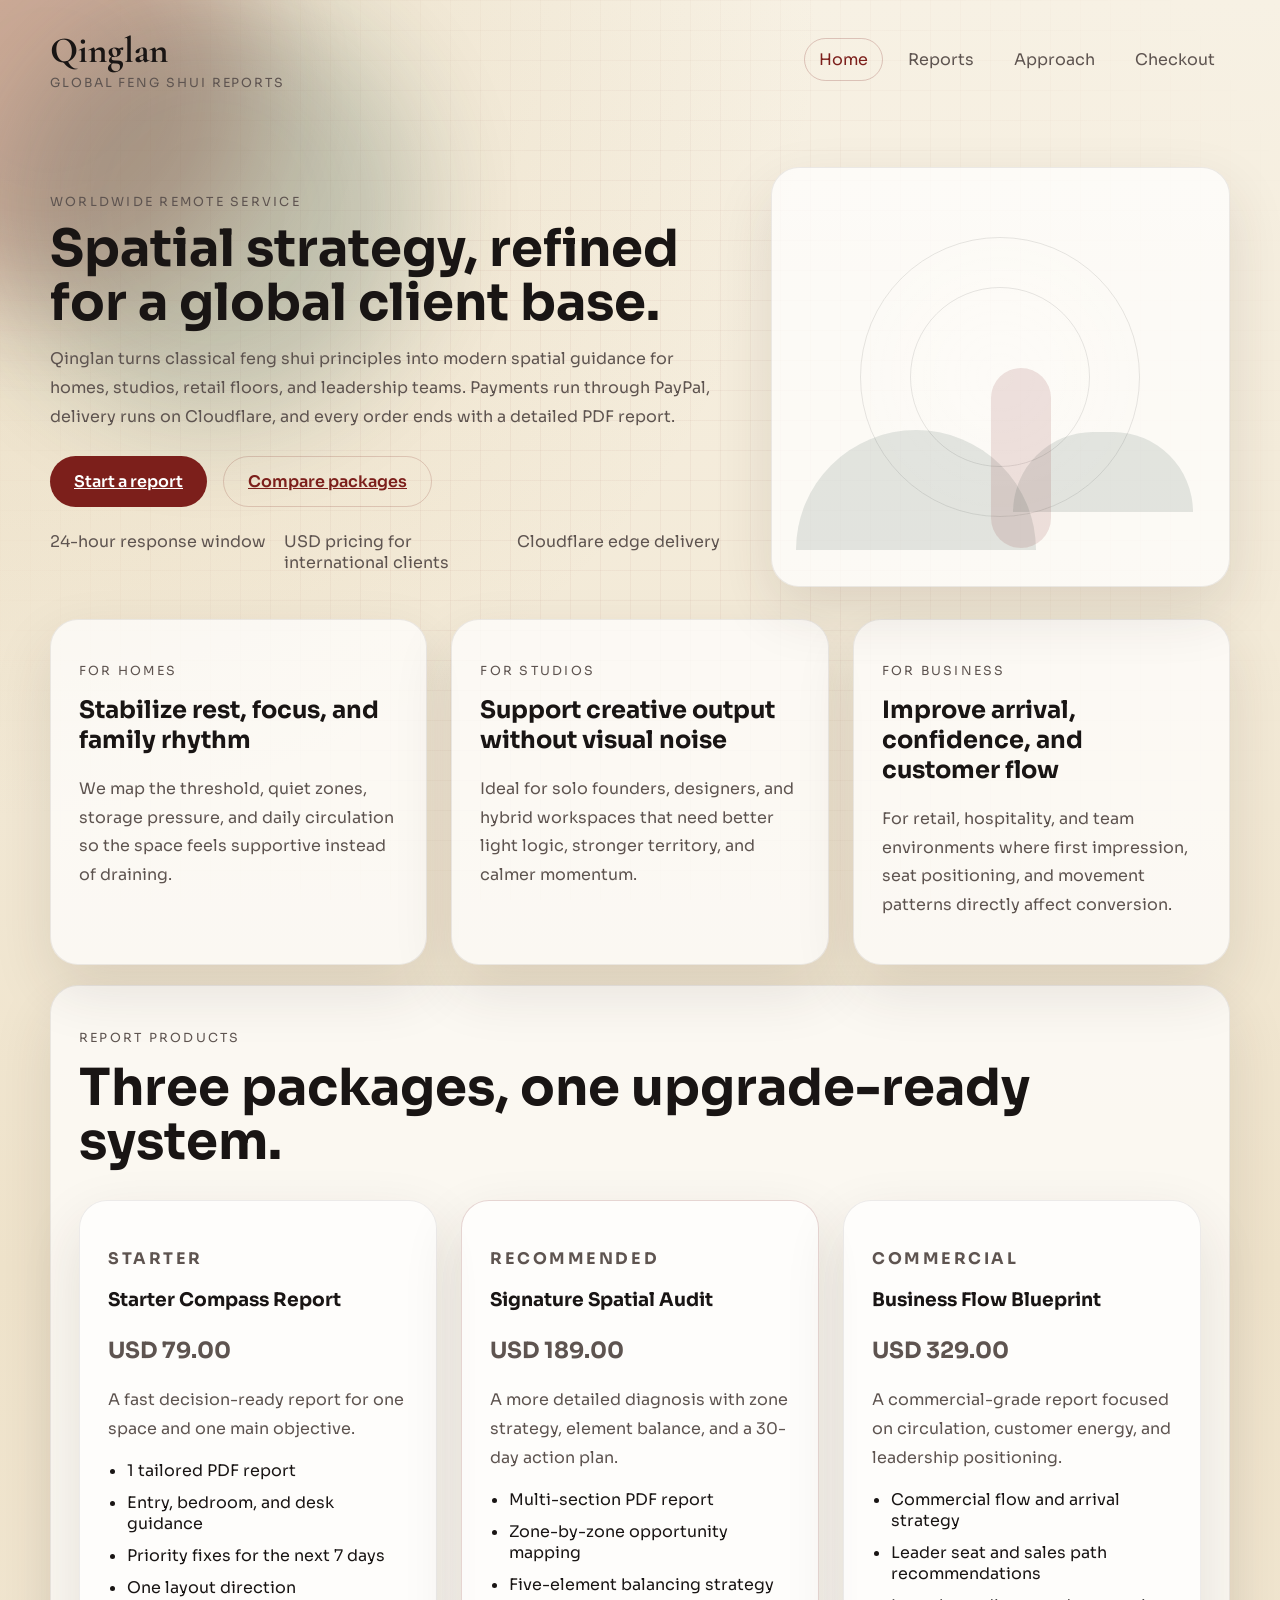
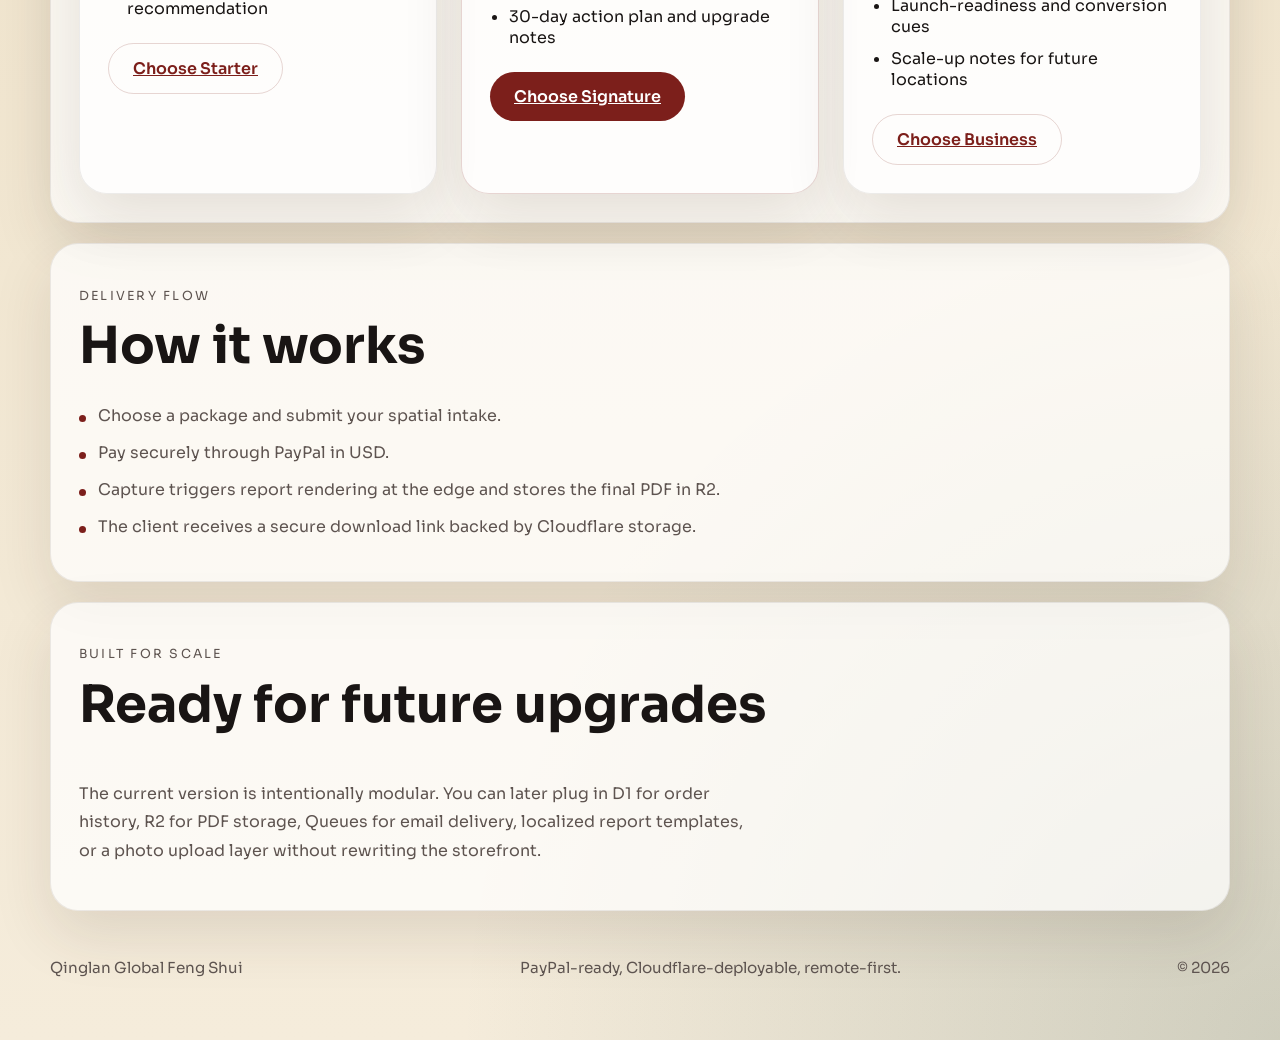
<file: index.html>
<!doctype html>
<html lang="en">
<head>
  <meta charset="UTF-8" />
  <meta name="viewport" content="width=device-width, initial-scale=1.0" />
  <title>Qinglan Global Feng Shui | Remote Reports for Homes and Businesses</title>
  <meta name="description" content="Remote feng shui strategy for homes, studios, retail and teams. Global PayPal checkout, Cloudflare delivery, and instant PDF reports." />
  <link rel="preconnect" href="https://fonts.googleapis.com" />
  <link rel="preconnect" href="https://fonts.gstatic.com" crossorigin />
  <link href="https://fonts.googleapis.com/css2?family=Cormorant+Garamond:wght@500;600;700&family=Sora:wght@400;500;600;700&display=swap" rel="stylesheet" />
  <link rel="stylesheet" href="styles.css" />
  <script src="app.js" defer></script>
</head>
<body data-page="home">
  <div class="page-grid"></div>
  <div class="page-aura aura-left"></div>
  <div class="page-aura aura-right"></div>

  <header class="site-header shell">
    <a class="brand" href="index.html">
      <span class="brand-mark">Qinglan</span>
      <span class="brand-sub">Global Feng Shui Reports</span>
    </a>
    <nav class="site-nav">
      <a href="index.html" data-nav="home">Home</a>
      <a href="reports.html" data-nav="reports">Reports</a>
      <a href="about.html" data-nav="about">Approach</a>
      <a href="checkout.html" data-nav="checkout">Checkout</a>
    </nav>
  </header>

  <main class="shell site-main">
    <section class="hero-panel reveal">
      <div class="hero-copy">
        <p class="eyebrow">Worldwide remote service</p>
        <h1>Spatial strategy, refined for a global client base.</h1>
        <p class="hero-text">
          Qinglan turns classical feng shui principles into modern spatial guidance for homes, studios, retail floors, and leadership teams. Payments run through PayPal, delivery runs on Cloudflare, and every order ends with a detailed PDF report.
        </p>
        <div class="hero-actions">
          <a class="btn btn-primary" href="checkout.html#signature">Start a report</a>
          <a class="btn btn-secondary" href="reports.html">Compare packages</a>
        </div>
        <div class="trust-row">
          <span>24-hour response window</span>
          <span>USD pricing for international clients</span>
          <span>Cloudflare edge delivery</span>
        </div>
      </div>
      <div class="hero-art" aria-hidden="true">
        <div class="halo"></div>
        <div class="seal-ring ring-large"></div>
        <div class="seal-ring ring-small"></div>
        <div class="ink-mountain mountain-one"></div>
        <div class="ink-mountain mountain-two"></div>
        <div class="path-stream"></div>
      </div>
    </section>

    <section class="feature-grid reveal">
      <article class="feature-card">
        <p class="eyebrow">For homes</p>
        <h2>Stabilize rest, focus, and family rhythm</h2>
        <p>We map the threshold, quiet zones, storage pressure, and daily circulation so the space feels supportive instead of draining.</p>
      </article>
      <article class="feature-card">
        <p class="eyebrow">For studios</p>
        <h2>Support creative output without visual noise</h2>
        <p>Ideal for solo founders, designers, and hybrid workspaces that need better light logic, stronger territory, and calmer momentum.</p>
      </article>
      <article class="feature-card">
        <p class="eyebrow">For business</p>
        <h2>Improve arrival, confidence, and customer flow</h2>
        <p>For retail, hospitality, and team environments where first impression, seat positioning, and movement patterns directly affect conversion.</p>
      </article>
    </section>

    <section class="section-card reveal">
      <div class="section-heading">
        <p class="eyebrow">Report products</p>
        <h2>Three packages, one upgrade-ready system.</h2>
      </div>
      <div class="package-grid">
        <article class="package-card" data-plan-card="starter">
          <p class="plan-kicker">Starter</p>
          <h3>Starter Compass Report</h3>
          <p class="plan-price">USD 79.00</p>
          <p class="plan-summary">A fast decision-ready report for one space and one main objective.</p>
          <ul class="detail-list">
            <li>1 tailored PDF report</li>
            <li>Entry, bedroom, and desk guidance</li>
            <li>Priority fixes for the next 7 days</li>
            <li>One layout direction recommendation</li>
          </ul>
          <a class="btn btn-secondary" href="checkout.html#starter">Choose Starter</a>
        </article>
        <article class="package-card recommended" data-plan-card="signature">
          <p class="plan-kicker">Recommended</p>
          <h3>Signature Spatial Audit</h3>
          <p class="plan-price">USD 189.00</p>
          <p class="plan-summary">A more detailed diagnosis with zone strategy, element balance, and a 30-day action plan.</p>
          <ul class="detail-list">
            <li>Multi-section PDF report</li>
            <li>Zone-by-zone opportunity mapping</li>
            <li>Five-element balancing strategy</li>
            <li>30-day action plan and upgrade notes</li>
          </ul>
          <a class="btn btn-primary" href="checkout.html#signature">Choose Signature</a>
        </article>
        <article class="package-card" data-plan-card="business">
          <p class="plan-kicker">Commercial</p>
          <h3>Business Flow Blueprint</h3>
          <p class="plan-price">USD 329.00</p>
          <p class="plan-summary">A commercial-grade report focused on circulation, customer energy, and leadership positioning.</p>
          <ul class="detail-list">
            <li>Commercial flow and arrival strategy</li>
            <li>Leader seat and sales path recommendations</li>
            <li>Launch-readiness and conversion cues</li>
            <li>Scale-up notes for future locations</li>
          </ul>
          <a class="btn btn-secondary" href="checkout.html#business">Choose Business</a>
        </article>
      </div>
    </section>

    <section class="dual-panel reveal">
      <article class="section-card">
        <div class="section-heading">
          <p class="eyebrow">Delivery flow</p>
          <h2>How it works</h2>
        </div>
        <ol class="timeline-list">
          <li>Choose a package and submit your spatial intake.</li>
          <li>Pay securely through PayPal in USD.</li>
          <li>Capture triggers report rendering at the edge and stores the final PDF in R2.</li>
          <li>The client receives a secure download link backed by Cloudflare storage.</li>
        </ol>
      </article>
      <article class="section-card note-card">
        <div class="section-heading">
          <p class="eyebrow">Built for scale</p>
          <h2>Ready for future upgrades</h2>
        </div>
        <p>The current version is intentionally modular. You can later plug in D1 for order history, R2 for PDF storage, Queues for email delivery, localized report templates, or a photo upload layer without rewriting the storefront.</p>
      </article>
    </section>
  </main>

  <footer class="site-footer shell">
    <p>Qinglan Global Feng Shui</p>
    <p>PayPal-ready, Cloudflare-deployable, remote-first.</p>
    <p>&copy; <span id="year"></span></p>
  </footer>
</body>
</html>
</file>
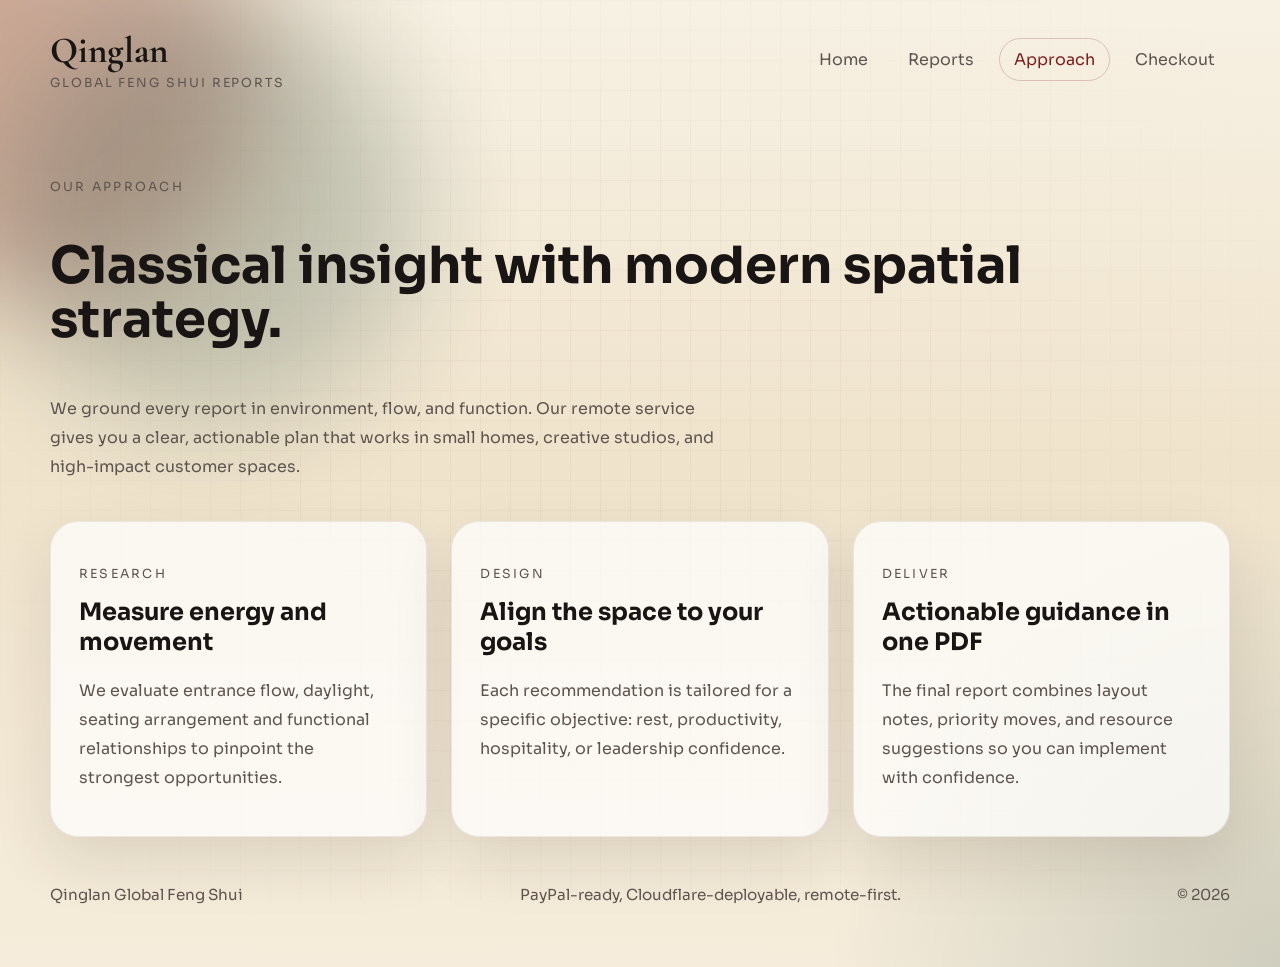
<file: about.html>
<!doctype html>
<html lang="en">
<head>
  <meta charset="UTF-8" />
  <meta name="viewport" content="width=device-width, initial-scale=1.0" />
  <title>Approach | Qinglan Global Feng Shui</title>
  <meta name="description" content="Our feng shui strategy is built for homes, studios, retail, and leadership spaces with remote delivery and Cloudflare-powered reporting." />
  <link rel="preconnect" href="https://fonts.googleapis.com" />
  <link rel="preconnect" href="https://fonts.gstatic.com" crossorigin />
  <link href="https://fonts.googleapis.com/css2?family=Cormorant+Garamond:wght@500;600;700&family=Sora:wght@400;500;600;700&display=swap" rel="stylesheet" />
  <link rel="stylesheet" href="styles.css" />
  <script src="app.js" defer></script>
</head>
<body data-page="about">
  <div class="page-grid"></div>
  <div class="page-aura aura-left"></div>
  <div class="page-aura aura-right"></div>

  <header class="site-header shell">
    <a class="brand" href="index.html">
      <span class="brand-mark">Qinglan</span>
      <span class="brand-sub">Global Feng Shui Reports</span>
    </a>
    <nav class="site-nav">
      <a href="index.html" data-nav="home">Home</a>
      <a href="reports.html" data-nav="reports">Reports</a>
      <a href="about.html" data-nav="about">Approach</a>
      <a href="checkout.html" data-nav="checkout">Checkout</a>
    </nav>
  </header>

  <main class="shell site-main">
    <section class="page-head reveal">
      <p class="eyebrow">Our approach</p>
      <h1>Classical insight with modern spatial strategy.</h1>
      <p class="hero-text">We ground every report in environment, flow, and function. Our remote service gives you a clear, actionable plan that works in small homes, creative studios, and high-impact customer spaces.</p>
    </section>

    <section class="feature-grid reveal">
      <article class="feature-card">
        <p class="eyebrow">Research</p>
        <h2>Measure energy and movement</h2>
        <p>We evaluate entrance flow, daylight, seating arrangement and functional relationships to pinpoint the strongest opportunities.</p>
      </article>
      <article class="feature-card">
        <p class="eyebrow">Design</p>
        <h2>Align the space to your goals</h2>
        <p>Each recommendation is tailored for a specific objective: rest, productivity, hospitality, or leadership confidence.</p>
      </article>
      <article class="feature-card">
        <p class="eyebrow">Deliver</p>
        <h2>Actionable guidance in one PDF</h2>
        <p>The final report combines layout notes, priority moves, and resource suggestions so you can implement with confidence.</p>
      </article>
    </section>
  </main>

  <footer class="site-footer shell">
    <p>Qinglan Global Feng Shui</p>
    <p>PayPal-ready, Cloudflare-deployable, remote-first.</p>
    <p>&copy; <span id="year"></span></p>
  </footer>
</body>
</html>
</file>
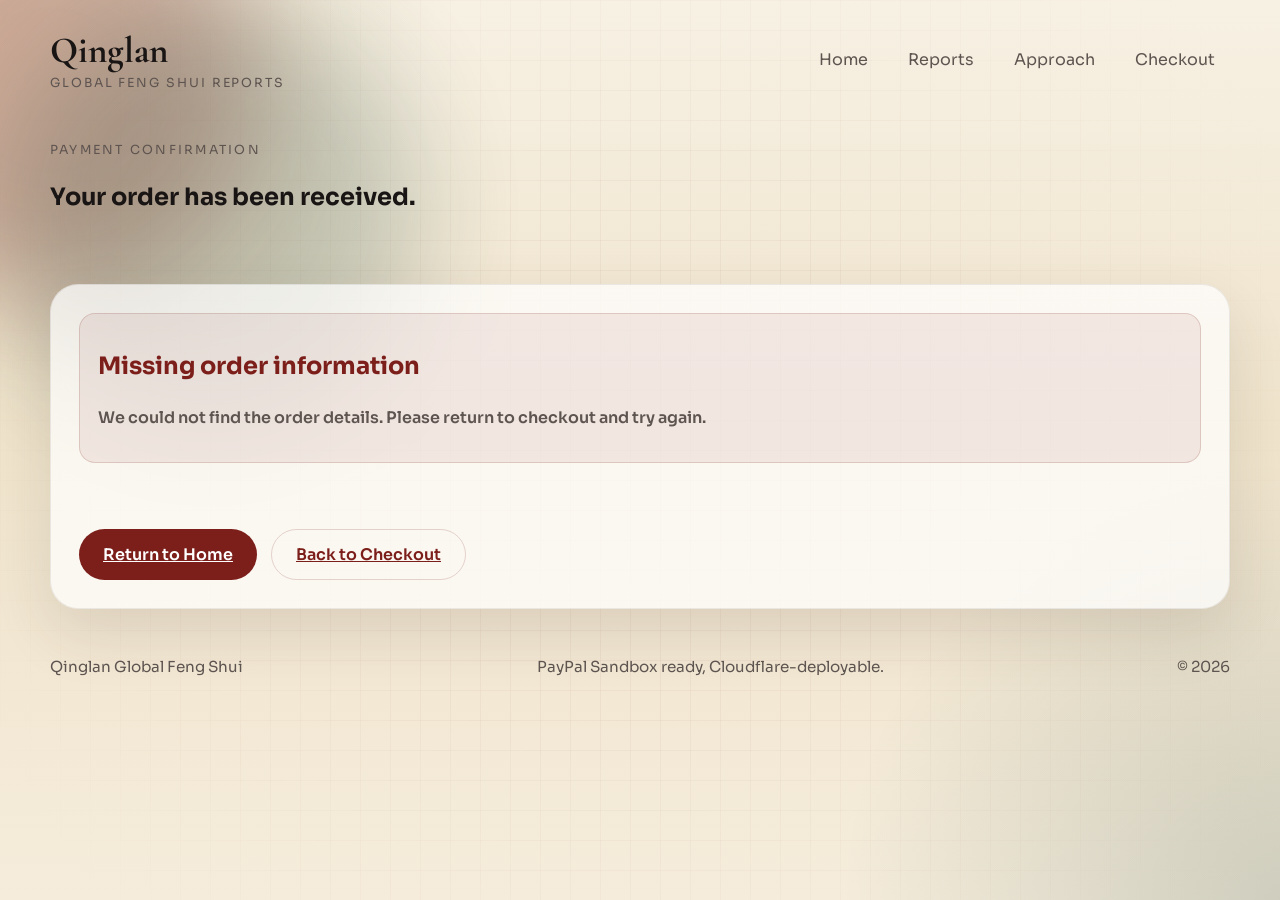
<file: checkout-success.html>
<!doctype html>
<html lang="en">
<head>
  <meta charset="UTF-8" />
  <meta name="viewport" content="width=device-width, initial-scale=1.0" />
  <title>Payment Confirmation | Qinglan Global Feng Shui</title>
  <meta name="description" content="Your payment has been completed for Qinglan Global Feng Shui." />
  <link rel="preconnect" href="https://fonts.googleapis.com" />
  <link rel="preconnect" href="https://fonts.gstatic.com" crossorigin />
  <link href="https://fonts.googleapis.com/css2?family=Cormorant+Garamond:wght@500;600;700&family=Sora:wght@400;500;600;700&display=swap" rel="stylesheet" />
  <link rel="stylesheet" href="styles.css" />
</head>
<body data-page="checkout">
  <div class="page-grid"></div>
  <div class="page-aura aura-left"></div>
  <div class="page-aura aura-right"></div>

  <header class="site-header shell">
    <a class="brand" href="index.html">
      <span class="brand-mark">Qinglan</span>
      <span class="brand-sub">Global Feng Shui Reports</span>
    </a>
    <nav class="site-nav">
      <a href="index.html">Home</a>
      <a href="reports.html">Reports</a>
      <a href="about.html">Approach</a>
      <a href="checkout.html">Checkout</a>
    </nav>
  </header>

  <main class="shell site-main">
    <section class="checkout-panel reveal">
      <div class="section-heading">
        <p class="eyebrow">Payment Confirmation</p>
        <h1>Your order has been received.</h1>
      </div>
      <div class="section-card">
        <div id="confirmation-content" class="payment-confirmation">
          <p>Loading confirmation details…</p>
        </div>
        <div class="payment-actions">
          <a class="btn btn-primary" href="index.html">Return to Home</a>
          <a class="btn btn-secondary" href="checkout.html">Back to Checkout</a>
        </div>
      </div>
    </section>
  </main>

  <footer class="site-footer shell">
    <p>Qinglan Global Feng Shui</p>
    <p>PayPal Sandbox ready, Cloudflare-deployable.</p>
    <p>&copy; <span id="year"></span></p>
  </footer>

  <script>
    async function fetchOrderData(orderId) {
      try {
        const response = await fetch(`/api/order?orderId=${encodeURIComponent(orderId)}`);
        if (!response.ok) {
          throw new Error('Unable to fetch order details.');
        }
        return response.json();
      } catch (error) {
        console.error(error);
        return null;
      }
    }

    function getQueryOrderId() {
      const params = new URLSearchParams(window.location.search);
      return params.get('orderId');
    }

    async function renderConfirmation() {
      const orderId = getQueryOrderId();
      const container = document.getElementById('confirmation-content');
      const yearNode = document.getElementById('year');
      if (yearNode) {
        yearNode.textContent = new Date().getFullYear();
      }

      if (!container) return;
      if (!orderId) {
        container.innerHTML = `
          <div class="paypal-error-message">
            <h2>Missing order information</h2>
            <p>We could not find the order details. Please return to checkout and try again.</p>
          </div>
        `;
        return;
      }

      container.innerHTML = `<p>Loading confirmation details…</p>`;
      const order = await fetchOrderData(orderId);
      if (!order) {
        container.innerHTML = `
          <div class="paypal-error-message">
            <h2>Unable to load order details</h2>
            <p>There was a problem retrieving your order. Please contact support if this continues.</p>
          </div>
        `;
        return;
      }

      container.innerHTML = `
        <div class="paypal-success-message">
          <h2>Payment Successful</h2>
          <p>Thank you, <strong>${order.fullName || 'Customer'}</strong>.</p>
          <p>Your <strong>${order.plan || 'selected service'}</strong> order has been confirmed.</p>
          <p><strong>Order ID:</strong> ${order.orderId}</p>
          <p><strong>Email:</strong> ${order.email || 'N/A'}</p>
          <p><strong>Country:</strong> ${order.country || 'N/A'}</p>
          <p><strong>Property Type:</strong> ${order.propertyType || 'N/A'}</p>
          <p><strong>Size Band:</strong> ${order.sizeBand || 'N/A'}</p>
          <p><strong>Notes:</strong> ${order.notes || 'None'}</p>
          <p><strong>Amount:</strong> ${order.amount || 'USD 0.00'}</p>
          <p><strong>PayPal Order ID:</strong> ${order.paypalOrderId || 'N/A'}</p>
          <p><strong>Created:</strong> ${order.createdAt ? new Date(order.createdAt).toLocaleString() : 'N/A'}</p>
          <p><strong>Status:</strong> ${order.status || 'pending'}</p>
        </div>
      `;
    }

    document.addEventListener('DOMContentLoaded', renderConfirmation);
  </script>
</body>
</html>
</file>
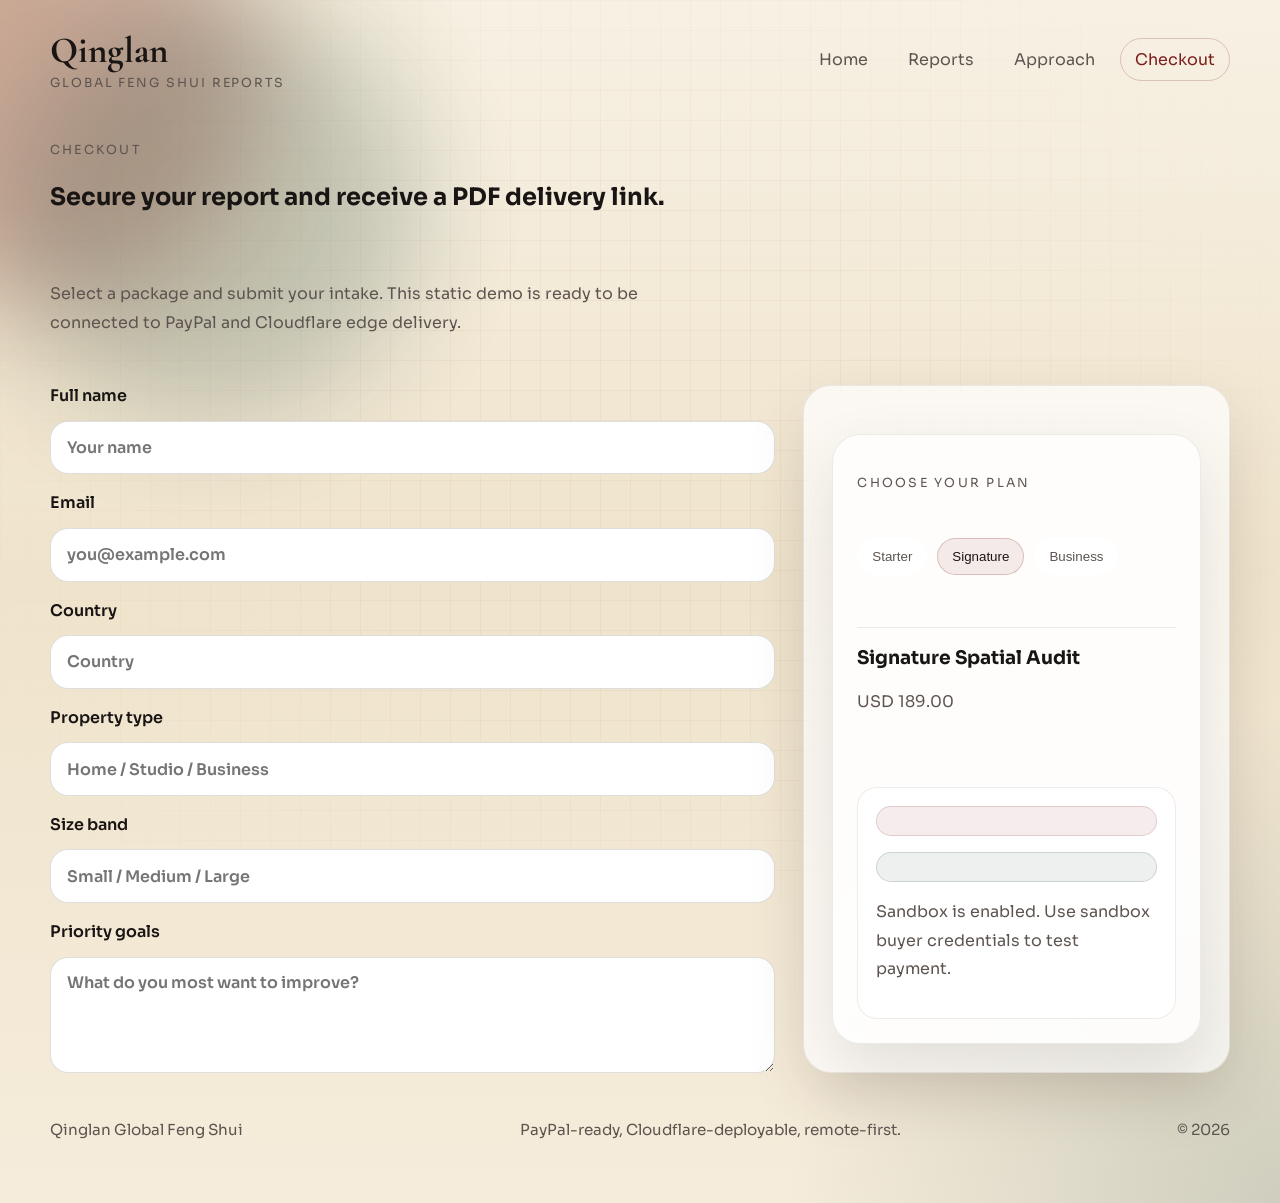
<file: checkout.html>
<!doctype html>
<html lang="en">
<head>
  <meta charset="UTF-8" />
  <meta name="viewport" content="width=device-width, initial-scale=1.0" />
  <title>Checkout | Qinglan Global Feng Shui</title>
  <meta name="description" content="Checkout for Qinglan Feng Shui reports and place your remote service order with PayPal." />
  <link rel="preconnect" href="https://fonts.googleapis.com" />
  <link rel="preconnect" href="https://fonts.gstatic.com" crossorigin />
  <link href="https://fonts.googleapis.com/css2?family=Cormorant+Garamond:wght@500;600;700&family=Sora:wght@400;500;600;700&display=swap" rel="stylesheet" />
  <link rel="stylesheet" href="styles.css" />
</head>
<body data-page="checkout">
  <div class="page-grid"></div>
  <div class="page-aura aura-left"></div>
  <div class="page-aura aura-right"></div>

  <header class="site-header shell">
    <a class="brand" href="index.html">
      <span class="brand-mark">Qinglan</span>
      <span class="brand-sub">Global Feng Shui Reports</span>
    </a>
    <nav class="site-nav">
      <a href="index.html" data-nav="home">Home</a>
      <a href="reports.html" data-nav="reports">Reports</a>
      <a href="about.html" data-nav="about">Approach</a>
      <a href="checkout.html" data-nav="checkout">Checkout</a>
    </nav>
  </header>

  <main class="shell site-main">
    <section class="checkout-panel reveal">
      <div class="section-heading">
        <p class="eyebrow">Checkout</p>
        <h1>Secure your report and receive a PDF delivery link.</h1>
      </div>
      <p class="hero-text">Select a package and submit your intake. This static demo is ready to be connected to PayPal and Cloudflare edge delivery.</p>
      <div class="checkout-grid">
        <form id="checkout-form" class="checkout-form">
          <div class="field-grid">
            <label>
              Full name
              <input type="text" name="fullName" placeholder="Your name" required />
            </label>
            <label>
              Email
              <input type="email" name="email" placeholder="you@example.com" required />
            </label>
            <label>
              Country
              <input type="text" name="country" placeholder="Country" required />
            </label>
            <label>
              Property type
              <input type="text" name="propertyType" placeholder="Home / Studio / Business" required />
            </label>
            <label>
              Size band
              <input type="text" name="sizeBand" placeholder="Small / Medium / Large" />
            </label>
            <label>
              Priority goals
              <textarea name="notes" placeholder="What do you most want to improve?" rows="4"></textarea>
            </label>
          </div>
        </form>

        <aside class="checkout-sidebar">
          <div class="section-card">
            <p class="eyebrow">Choose your plan</p>
            <div class="plan-selector">
              <button class="plan-button" type="button" data-select-plan="starter">Starter</button>
              <button class="plan-button active" type="button" data-select-plan="signature">Signature</button>
              <button class="plan-button" type="button" data-select-plan="business">Business</button>
            </div>
            <div class="plan-summary-panel" id="plan-summary">
              <h3>Signature Spatial Audit</h3>
              <p>USD 189.00</p>
            </div>
            <div class="paypal-frame">
              <div id="paypal-error-message" class="paypal-error-message"></div>
              <div id="paypal-button-container"></div>
              <div id="paypal-success-message" class="paypal-success-message"></div>
              <p class="note">Sandbox is enabled. Use sandbox buyer credentials to test payment.</p>
            </div>
          </div>
        </aside>
      </div>
    </section>
  </main>

  <footer class="site-footer shell">
    <p>Qinglan Global Feng Shui</p>
    <p>PayPal-ready, Cloudflare-deployable, remote-first.</p>
    <p>&copy; <span id="year"></span></p>
  </footer>

  <!-- Replace YOUR_SANDBOX_CLIENT_ID with your own PayPal Sandbox client ID -->
  <script src="https://www.paypal.com/sdk/js?client-id=sb&currency=USD" defer></script>
  <script src="app.js" defer></script>
</body>
</html>
</file>
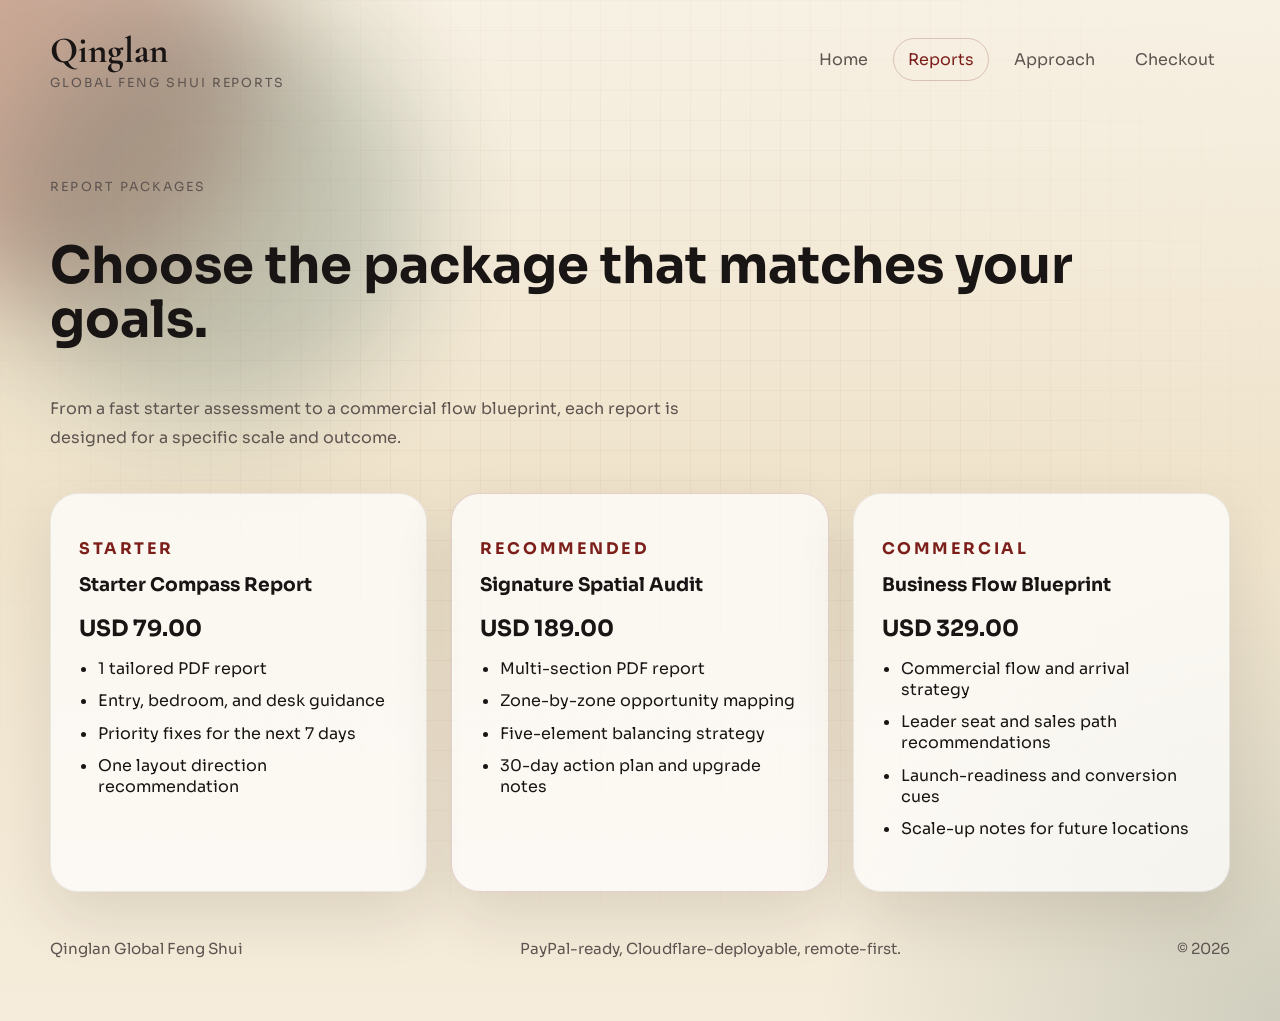
<file: reports.html>
<!doctype html>
<html lang="en">
<head>
  <meta charset="UTF-8" />
  <meta name="viewport" content="width=device-width, initial-scale=1.0" />
  <title>Reports | Qinglan Global Feng Shui</title>
  <meta name="description" content="Compare Qinglan's feng shui report packages and choose the right spatial strategy plan for your home, studio, or business." />
  <link rel="preconnect" href="https://fonts.googleapis.com" />
  <link rel="preconnect" href="https://fonts.gstatic.com" crossorigin />
  <link href="https://fonts.googleapis.com/css2?family=Cormorant+Garamond:wght@500;600;700&family=Sora:wght@400;500;600;700&display=swap" rel="stylesheet" />
  <link rel="stylesheet" href="styles.css" />
  <script src="app.js" defer></script>
</head>
<body data-page="reports">
  <div class="page-grid"></div>
  <div class="page-aura aura-left"></div>
  <div class="page-aura aura-right"></div>

  <header class="site-header shell">
    <a class="brand" href="index.html">
      <span class="brand-mark">Qinglan</span>
      <span class="brand-sub">Global Feng Shui Reports</span>
    </a>
    <nav class="site-nav">
      <a href="index.html" data-nav="home">Home</a>
      <a href="reports.html" data-nav="reports">Reports</a>
      <a href="about.html" data-nav="about">Approach</a>
      <a href="checkout.html" data-nav="checkout">Checkout</a>
    </nav>
  </header>

  <main class="shell site-main">
    <section class="page-head reveal">
      <p class="eyebrow">Report packages</p>
      <h1>Choose the package that matches your goals.</h1>
      <p class="hero-text">From a fast starter assessment to a commercial flow blueprint, each report is designed for a specific scale and outcome.</p>
    </section>

    <div class="package-grid reveal">
      <article class="package-card">
        <p class="plan-kicker">Starter</p>
        <h3>Starter Compass Report</h3>
        <p class="plan-price">USD 79.00</p>
        <ul class="detail-list">
          <li>1 tailored PDF report</li>
          <li>Entry, bedroom, and desk guidance</li>
          <li>Priority fixes for the next 7 days</li>
          <li>One layout direction recommendation</li>
        </ul>
      </article>
      <article class="package-card recommended">
        <p class="plan-kicker">Recommended</p>
        <h3>Signature Spatial Audit</h3>
        <p class="plan-price">USD 189.00</p>
        <ul class="detail-list">
          <li>Multi-section PDF report</li>
          <li>Zone-by-zone opportunity mapping</li>
          <li>Five-element balancing strategy</li>
          <li>30-day action plan and upgrade notes</li>
        </ul>
      </article>
      <article class="package-card">
        <p class="plan-kicker">Commercial</p>
        <h3>Business Flow Blueprint</h3>
        <p class="plan-price">USD 329.00</p>
        <ul class="detail-list">
          <li>Commercial flow and arrival strategy</li>
          <li>Leader seat and sales path recommendations</li>
          <li>Launch-readiness and conversion cues</li>
          <li>Scale-up notes for future locations</li>
        </ul>
      </article>
    </div>
  </main>

  <footer class="site-footer shell">
    <p>Qinglan Global Feng Shui</p>
    <p>PayPal-ready, Cloudflare-deployable, remote-first.</p>
    <p>&copy; <span id="year"></span></p>
  </footer>
</body>
</html>
</file>
<file: styles.css>
:root {
  --paper: #f7f1e4;
  --ink: #191514;
  --ink-soft: #5e5450;
  --wine: #7c1f1b;
  --jade: #24453a;
  --line: rgba(25, 21, 20, 0.12);
  --shadow: 0 24px 60px rgba(58, 42, 34, 0.12);
}

* {
  box-sizing: border-box;
}

html {
  scroll-behavior: smooth;
}

body {
  margin: 0;
  min-height: 100vh;
  color: var(--ink);
  font-family: "Sora", "Segoe UI", sans-serif;
  background: radial-gradient(circle at top left, rgba(191, 156, 88, 0.22), transparent 28%),
    radial-gradient(circle at bottom right, rgba(36, 69, 58, 0.18), transparent 28%),
    linear-gradient(180deg, #f7f1e4 0%, #efe3cb 48%, #f5ecdb 100%);
  overflow-x: hidden;
}

.page-grid,
.page-aura {
  position: fixed;
  inset: 0;
  z-index: -3;
}

.page-grid {
  background-image: linear-gradient(rgba(124, 31, 27, 0.04) 1px, transparent 1px),
    linear-gradient(90deg, rgba(124, 31, 27, 0.04) 1px, transparent 1px);
  background-size: 30px 30px;
  mask-image: radial-gradient(circle at center, black 32%, transparent 92%);
}

.page-aura {
  width: 420px;
  height: 420px;
  border-radius: 50%;
  filter: blur(54px);
  opacity: 0.32;
  z-index: -2;
}

.aura-left {
  top: -120px;
  left: -160px;
  background: rgba(124, 31, 27, 0.85);
}

.aura-right {
  right: -180px;
  bottom: 6%;
  background: rgba(36, 69, 58, 0.7);
}

.shell {
  width: min(1180px, calc(100vw - 40px));
  margin: 0 auto;
}

.site-header,
.site-footer {
  display: flex;
  align-items: center;
  justify-content: space-between;
  gap: 20px;
  padding: 28px 0 16px;
}

.brand {
  color: inherit;
  text-decoration: none;
  display: flex;
  flex-direction: column;
  gap: 2px;
}

.brand-mark {
  font-family: "Cormorant Garamond", serif;
  font-size: 2.3rem;
  font-weight: 700;
}

.brand-sub {
  color: var(--ink-soft);
  font-size: 0.78rem;
  letter-spacing: 0.12rem;
  text-transform: uppercase;
}

.site-nav {
  display: flex;
  gap: 10px;
  flex-wrap: wrap;
}

.site-nav a,
.plan-button {
  color: var(--ink-soft);
  text-decoration: none;
  border: 1px solid transparent;
  padding: 10px 14px;
  border-radius: 999px;
  transition: 0.25s ease;
  background: transparent;
}

.site-nav a:hover,
.site-nav a.active,
.plan-button.active {
  color: var(--wine);
  border-color: rgba(124, 31, 27, 0.22);
}

.hero-panel,
.page-head,
.section-card,
.checkout-panel {
  display: grid;
  gap: 32px;
  margin-top: 20px;
}

.hero-panel {
  grid-template-columns: 1.2fr 0.8fr;
  align-items: center;
  padding: 40px 0 32px;
}

.hero-copy h1,
.page-head h1,
.section-heading h2 {
  margin: 0;
  font-size: clamp(2.6rem, 4vw, 4.2rem);
  line-height: 1.05;
}

.eyebrow {
  text-transform: uppercase;
  letter-spacing: 0.18em;
  color: var(--ink-soft);
  margin-bottom: 12px;
  font-size: 0.78rem;
}

.hero-text,
.feature-card p,
.section-card p,
.checkout-panel p {
  max-width: 42rem;
  line-height: 1.8;
  color: var(--ink-soft);
}

.hero-actions {
  display: flex;
  flex-wrap: wrap;
  gap: 16px;
  margin-top: 24px;
}

.btn {
  display: inline-flex;
  align-items: center;
  justify-content: center;
  border-radius: 999px;
  padding: 14px 24px;
  font-weight: 600;
  transition: transform 0.2s ease, background-color 0.2s ease;
}

.btn:hover {
  transform: translateY(-1px);
}

.btn-primary {
  background: var(--wine);
  color: white;
}

.btn-secondary {
  background: transparent;
  color: var(--wine);
  border: 1px solid rgba(124, 31, 27, 0.18);
}

.trust-row,
.feature-grid,
.package-grid,
.checkout-grid {
  display: grid;
  gap: 24px;
}

.trust-row {
  grid-template-columns: repeat(3, minmax(0, 1fr));
  gap: 12px;
  margin-top: 24px;
  color: var(--ink-soft);
}

.feature-grid,
.package-grid,
.timeline-list {
  grid-template-columns: repeat(3, minmax(0, 1fr));
}

.feature-card,
.package-card,
.section-card,
.checkout-sidebar,
.hero-art {
  background: rgba(255, 255, 255, 0.72);
  border: 1px solid rgba(25, 21, 20, 0.08);
  border-radius: 28px;
  box-shadow: var(--shadow);
  padding: 28px;
}

.feature-card h2,
.section-heading h2,
.package-card h3,
.plan-summary-panel h3 {
  margin-top: 0;
}

.package-card.recommended {
  border-color: rgba(124, 31, 27, 0.18);
}

.plan-kicker {
  text-transform: uppercase;
  letter-spacing: 0.16em;
  color: var(--wine);
  font-weight: 700;
  margin-bottom: 14px;
}

.plan-price {
  font-size: 1.4rem;
  font-weight: 700;
  margin: 0.65rem 0 1rem;
}

.detail-list {
  padding-left: 1.2rem;
  margin: 0 0 1.5rem;
}

.detail-list li {
  margin-bottom: 0.7rem;
}

.dual-panel {
  grid-template-columns: 1fr 1fr;
  gap: 28px;
}

.timeline-list {
  list-style: none;
  padding: 0;
  margin: 0;
}

.timeline-list li {
  padding-left: 1.2rem;
  position: relative;
  margin-bottom: 1rem;
  color: var(--ink-soft);
}

.timeline-list li::before {
  content: "";
  position: absolute;
  left: 0;
  top: 0.6rem;
  width: 0.45rem;
  height: 0.45rem;
  border-radius: 50%;
  background: var(--wine);
}

.page-head {
  padding: 40px 0 24px;
}

.checkout-grid {
  grid-template-columns: 1.7fr 1fr;
  gap: 28px;
}

.checkout-form {
  display: grid;
  gap: 22px;
}

.field-grid {
  display: grid;
  gap: 18px;
}

.field-grid label {
  display: grid;
  gap: 12px;
  font-weight: 600;
}

.field-grid input,
.field-grid textarea {
  width: 100%;
  border: 1px solid rgba(25, 21, 20, 0.14);
  border-radius: 18px;
  padding: 14px 16px;
  background: white;
  color: var(--ink);
  font: inherit;
}

.checkout-sidebar .section-card {
  padding: 24px;
}

.plan-selector {
  display: flex;
  gap: 10px;
  flex-wrap: wrap;
  margin-bottom: 20px;
}

.plan-button {
  cursor: pointer;
  background: white;
}

.plan-button.active {
  background: rgba(124, 31, 27, 0.08);
  color: var(--ink);
}

.plan-summary-panel {
  border-top: 1px solid rgba(25, 21, 20, 0.08);
  padding-top: 18px;
}

.paypal-frame {
  margin-top: 22px;
  padding: 18px;
  border-radius: 20px;
  background: rgba(255, 255, 255, 0.84);
  border: 1px solid rgba(25, 21, 20, 0.08);
}

.paypal-success-message,
.paypal-error-message {
  margin: 0 0 16px;
  padding: 14px 18px;
  border-radius: 16px;
  font-weight: 600;
  line-height: 1.5;
}

.paypal-success-message {
  background: rgba(36, 69, 58, 0.08);
  color: #26462c;
  border: 1px solid rgba(36, 69, 58, 0.16);
}

.paypal-error-message {
  background: rgba(124, 31, 27, 0.08);
  color: #7c1f1b;
  border: 1px solid rgba(124, 31, 27, 0.16);
}

.payment-success,
.payment-error {
  margin: 0;
}

.payment-actions {
  display: flex;
  gap: 14px;
  flex-wrap: wrap;
  margin-top: 18px;
}

.site-footer {
  padding: 32px 0 48px;
  color: var(--ink-soft);
  font-size: 0.95rem;
}

.hero-art {
  min-height: 420px;
  position: relative;
  display: grid;
  place-items: center;
}

.halo,
.seal-ring,
.ink-mountain,
.path-stream {
  position: absolute;
  border-radius: 999px;
}

.halo {
  width: 320px;
  height: 320px;
  background: radial-gradient(circle, rgba(255,255,255,0.18), transparent 60%);
}

.seal-ring {
  border: 1px solid rgba(25, 21, 20, 0.1);
}

.ring-large {
  width: 280px;
  height: 280px;
}

.ring-small {
  width: 180px;
  height: 180px;
}

.ink-mountain {
  background: rgba(36, 69, 58, 0.12);
}

.mountain-one {
  width: 240px;
  height: 120px;
  bottom: 36px;
  left: 24px;
  border-radius: 120px 120px 0 0;
}

.mountain-two {
  width: 180px;
  height: 80px;
  bottom: 74px;
  right: 36px;
  border-radius: 100px 100px 0 0;
}

.path-stream {
  width: 60px;
  height: 180px;
  bottom: 38px;
  left: 48%;
  background: rgba(124, 31, 27, 0.12);
}

@media (max-width: 960px) {
  .hero-panel,
  .dual-panel,
  .checkout-grid,
  .feature-grid,
  .section-card,
  .package-grid {
    grid-template-columns: 1fr;
  }

  .hero-art {
    min-height: 320px;
  }
}

@media (max-width: 720px) {
  .shell {
    width: min(100vw - 24px, 1180px);
  }

  .site-header,
  .site-footer {
    flex-direction: column;
    align-items: flex-start;
  }

  .brand-mark {
    font-size: 1.9rem;
  }

  .hero-copy h1,
  .page-head h1 {
    font-size: clamp(2.2rem, 11vw, 3.8rem);
  }
}
</file>
